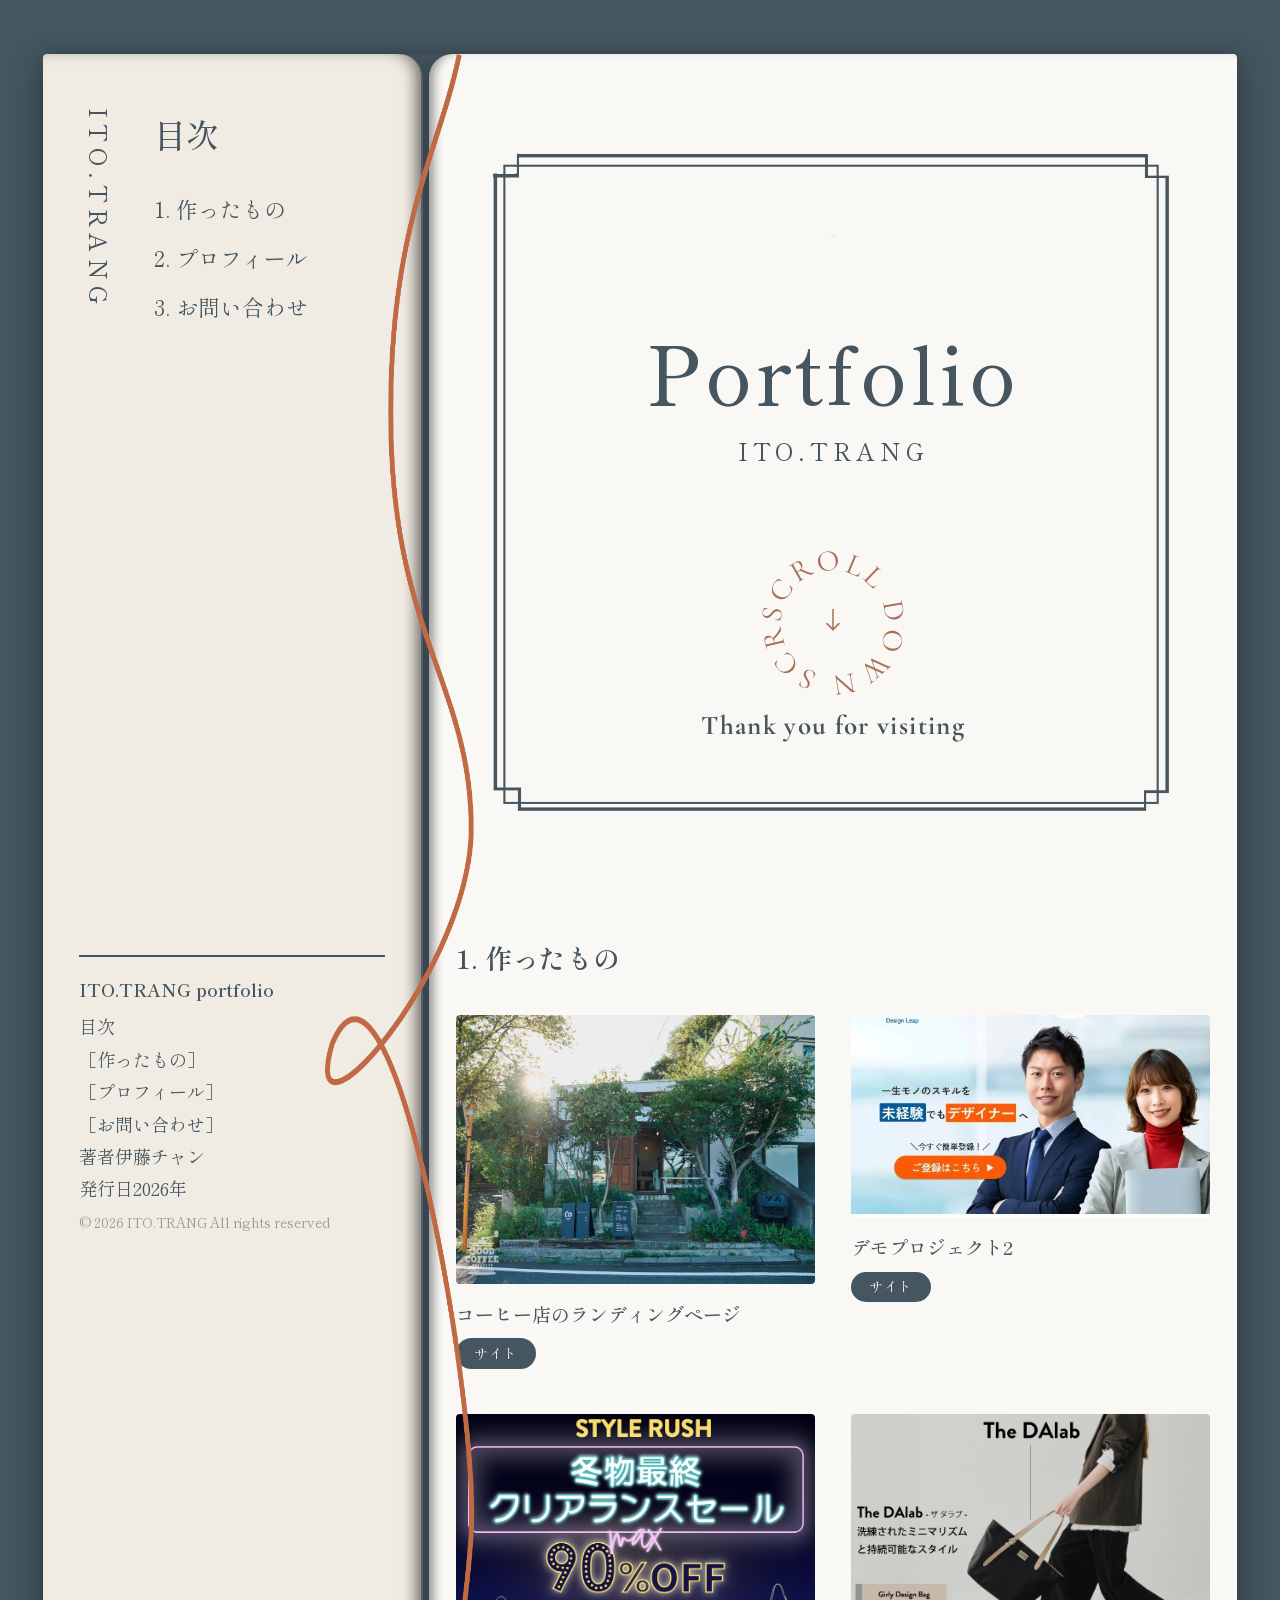
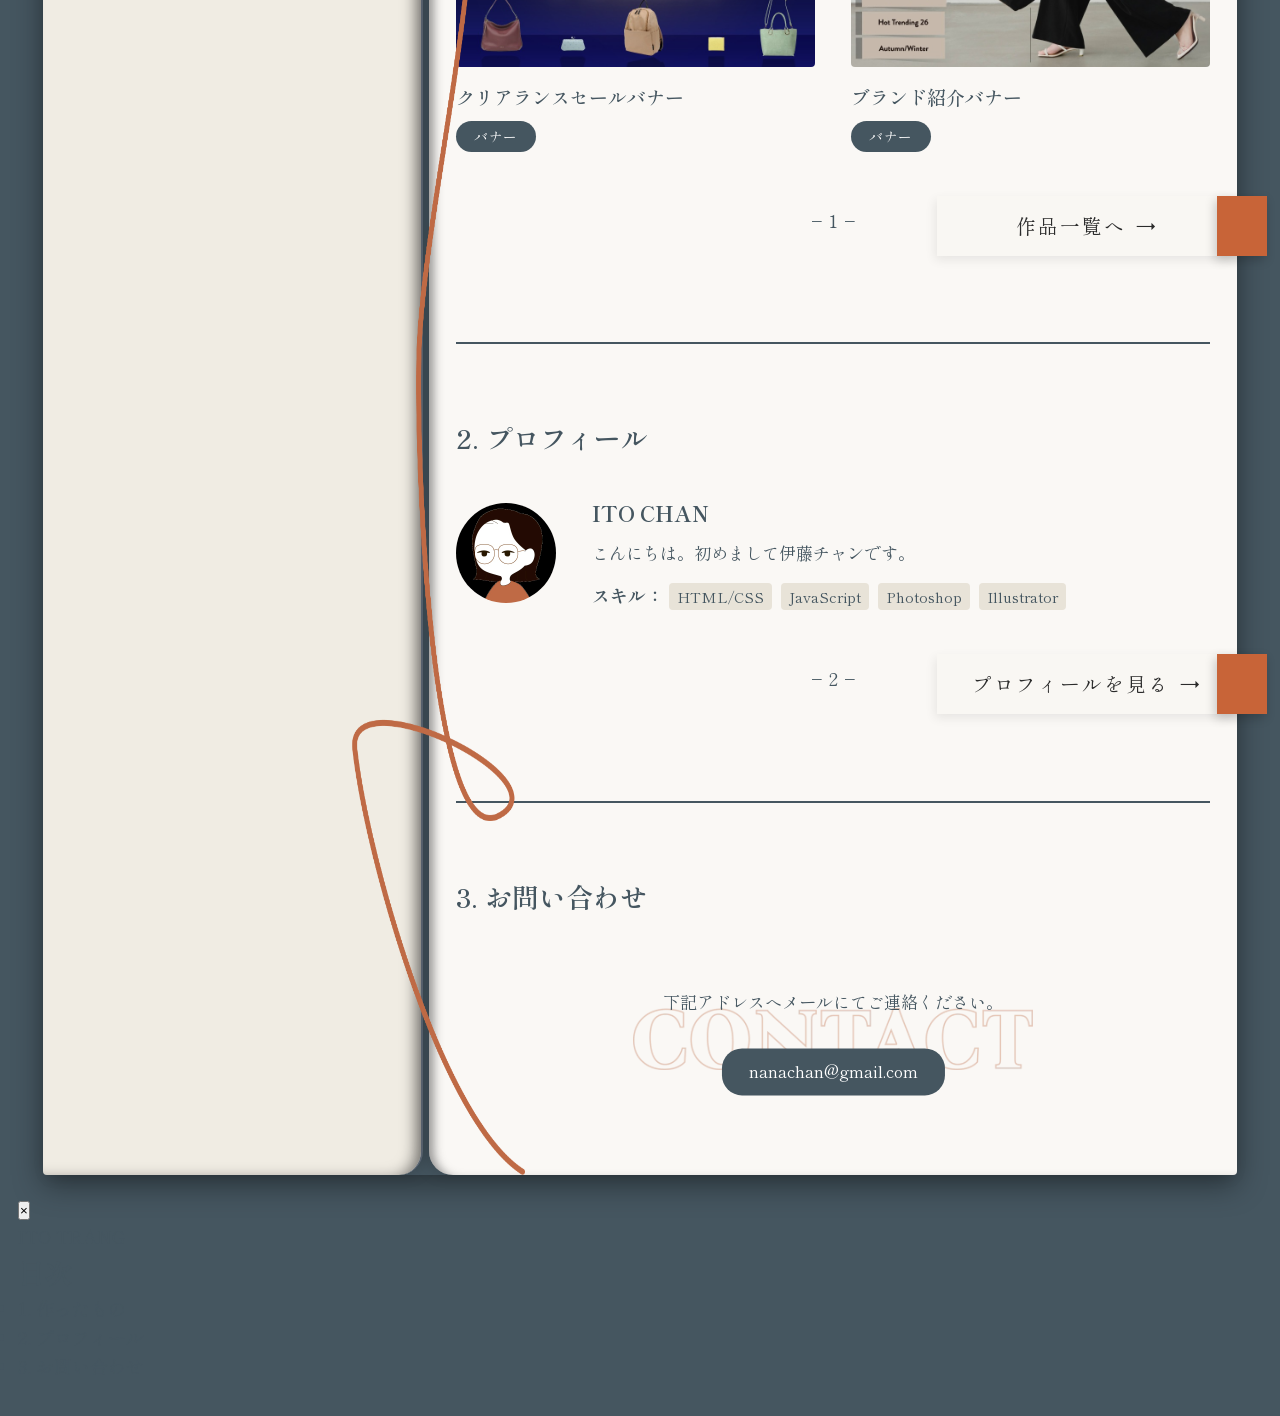
<file: index.html>
<!DOCTYPE html>
<html lang="ja">
<head>
    <meta charset="UTF-8">
    <meta name="viewport" content="width=device-width, initial-scale=1.0">
    <title>ITO.TRANG｜Portfolio</title>
    <!-- CSS -->
    <link href="https://fonts.googleapis.com/css2?family=Cormorant+Garamond:wght@400;600&family=Shippori+Mincho:wght@400;500&display=swap" rel="stylesheet">
    <link rel="stylesheet" href="style.css">
</head>
<body>

<div class="book-container">

<img src="images/decorative-line.png" alt="Decorative Line" class="decorative-line">

<!-- CỘT TRÁI (Sticky Sidebar - Mục lục) -->
<aside class="sidebar-left">
  <div class="sidebar-sticky-inner">
      <div class="sidebar-top">
         <div class="vertical-name">ITO.TRANG</div>
         <div class="toc-wrapper">
           <h2 class="toc-title">目次</h2>
           <nav class="nav-links">
              <a href="#works">1. 作ったもの</a>
              <a href="#about">2. プロフィール</a>
              <a href="#contact">3. お問い合わせ</a>
           </nav>
         </div>
      </div>

      <div class="sidebar-bottom">
         <p class="colophon-title">ITO.TRANG portfolio</p>
         <ul class="colophon-list">
            <li><span>目次</span></li>
            <li><span>［作ったもの］</span></li>
            <li><span>［プロフィール］</span></li>
            <li><span>［お問い合わせ］</span></li>
            <li><span>著者</span>伊藤チャン</li>
            <li><span>発行日</span>2026年</li>
         </ul>
         <p class="copyright">&copy; 2026 ITO.TRANG All rights reserved</p>
      </div>
  </div>
</aside>

<!-- CỘT PHẢI (Nội dung chính cuộn dọc) -->
<main class="main-content">
      <section class="hero">
         <div class="hero-card hero-frame">
            <!-- ĐÃ CHUYỂN HAMBURGER MENU VÀO ĐÂY ĐỂ NẰM TRONG KHUNG SVG -->
            <button class="mobile-menu-btn" id="menuToggle" aria-label="Toggle Navigation">
              <span class="bar"></span>
              <span class="bar"></span>
              <span class="bar"></span>
            </button>

            <h1 class="hero-title">Portfolio</h1>
            <p class="hero-subtitle">ITO.TRANG</p>

            <!-- Cụm Badge SCROLL DOWN & Mũi tên -->
            <div class="scroll-badge-wrapper">
                <div class="scroll-rotate-badge">
                    <!-- SVG Đường tròn chữ xoay -->
                    <svg viewBox="0 0 100 100" class="rotate-text">
                        <path id="circlePath" d="M 50, 50 m -35, 0 a 35,35 0 1,1 70,0 a 35,35 0 1,1 -70,0" fill="none" />
                        <text font-size="20" fill="#a86e59" letter-spacing="2.5" font-family="'Cormorant Garamond', serif">
                            <textPath href="#circlePath">SCROLL DOWN  SCROLL DOWN  </textPath>
                        </text>
                    </svg>

                    <!-- Mũi tên chỉ xuống ở tâm -->
                    <div class="center-arrow">
                        <svg width="16" height="24" viewBox="0 0 16 24" fill="none" stroke="#a86e59" stroke-width="1.5" stroke-linecap="round" stroke-linejoin="round">
                            <line x1="8" y1="2" x2="8" y2="22"></line>
                            <polyline points="2 16 8 22 14 16"></polyline>
                        </svg>
                    </div>
                </div>

                <!-- Dòng chữ phụ phía dưới -->
                <p class="thank-you-text"><b>Thank you for visiting</b></p>
            </div>
         </div>
      </section>             

      <!-- 1.work section -->
      <section id="works" class="works">
        <h2 class="section-heading">1. 作ったもの</h2>
        <div class="works-grid">
         
            <!-- works1 -->
             <article class="work-item">
               <a href="the roastery/index.html" class="work-link">
                 <div class="work-img-wrapper">
                  <img src="images/dai-banner2.jpg" alt="コーヒー店のランディングページ" class="work-image">
                 </div>
                  <h3 class="work-title">コーヒー店のランディングページ</h3>
                  <span class="work-badge">サイト</span>
               </a>
             </article>
            <!-- works2 -->
             <article class="work-item">
               <a href="#" class="work-link">
                 <div class="work-img-wrapper">
                  <img src="images/imgi_30_s-2880x1630_v-frms_webp_4ebb9d10-7d20-45bd-a2dd-5982a1da8348_small.jpeg" alt="デモプロジェクト2" class="work-image">
                 </div>
                  <h3 class="work-title">デモプロジェクト2</h3>
                  <span class="work-badge">サイト</span>
               </a>
             </article>
            <!-- works3 -->
             <article class="work-item">
               <a href="https://raw.githubusercontent.com/Nanafreelancer/portfolio1/main/images/banner1.jpg" class="work-link">
                 <div class="work-img-wrapper">
                  <img src="images/banner1.jpg" alt="クリアランスセールバナー" class="work-image">
                 </div>
                  <h3 class="work-title">クリアランスセールバナー</h3>
                  <span class="work-badge">バナー</span>
               </a>
             </article>
            <!-- works4 -->
             <article class="work-item">
               <a href="https://raw.githubusercontent.com/Nanafreelancer/portfolio1/main/images/banner2.jpg" class="work-link">
                 <div class="work-img-wrapper">
                  <img src="images/banner2.jpg" alt="ブランド紹介バナー" class="work-image">
                 </div>
                  <h3 class="work-title">ブランド紹介バナー</h3>
                  <span class="work-badge">バナー</span>
               </a>
             </article>
        </div>

        <div class="section-footer">
          <div class="studio-btn-wrapper">
            <a href="#" class="studio-btn">作品一覧へ <span>→</span></a>
          </div>
          <div class="page-number">− 1 −</div>
        </div>
       </section>

       <!-- about me -->
        <section id="about" class="about">
            <h2 class="section-heading">2. プロフィール</h2>
            <div class="profile-card">
               <img src="images/avatar.jpeg" alt="avatar" class="profile-avatar">
               <div class="profile-info">
                  <h3>ITO CHAN</h3>
                  <p class="about-text">こんにちは。初めまして伊藤チャンです。</p>
                  <div class="skills">
                     <strong>スキル：</strong>
                     <span>HTML/CSS</span>
                     <span>JavaScript</span>
                     <span>Photoshop</span>
                     <span>Illustrator</span>
                  </div>
               </div>
            </div>

            <div class="section-footer">
              <div class="studio-btn-wrapper">
                <a href="#" class="studio-btn">プロフィールを見る <span>→</span></a>
              </div>
              <div class="page-number">− 2 −</div>
            </div>
        </section>

        <!-- contact -->
        <footer id="contact" class="footer-contact">
         <h2 class="section-heading">3. お問い合わせ</h2>
         <div class="contact-box">
            <img src="images/contact.webp" alt="CONTACT" class="contact-bg-img">
            <div class="contact-content">
              <p class="contact-text">下記アドレスへメールにてご連絡ください。</p>
              <a href="mailto:nanachan@gmail.com" class="email-btn">nanachan@gmail.com</a> 
            </div>
         </div>
        </footer>
 <!-- KHỐI THÔNG TIN BẢN QUYỀN CHỈ HIỆN TRÊN MOBILE -->
      <div class="mobile-footer-info">
        <hr class="footer-divider">
        <p class="colophon-title">ITO.TRANG Portfolio</p>
        <ul class="colophon-list">
           <li><span>目次</span> <span>［プロフィール］ ［作ったもの］</span></li>
           <li><span>著者</span>伊藤チャン</li>
           <li><span>発行日</span>2026年</li>
        </ul>
        <p class="copyright">&copy; 2026 ITO.TRANG All rights reserved</p>
      </div>       
</main>
</div>

<!-- Mobile Navigation Overlay -->
<div class="mobile-nav-overlay" id="navOverlay">
  <button class="close-menu-btn" id="menuClose">&times;</button>
  <div class="overlay-content">
    <div class="overlay-vertical-name">ITO TRANG</div>
    <div class="overlay-toc">
      <h2>目次</h2>
      <ul class="overlay-links">
        <li><a href="#works" class="overlay-link">1. 作ったもの</a></li>
        <li><a href="#about" class="overlay-link">2. プロフィール</a></li>
        <li><a href="#contact" class="overlay-link">3. お問い合わせ</a></li>
      </ul>
    </div>
  </div>
</div>

<a href="#" class="back-to-top" id="backToTop">
  <span class="arrow">«</span>
  <span class="txt">TOP</span>
</a>

<script src="script.js"></script>
</body>
</html>
</file>
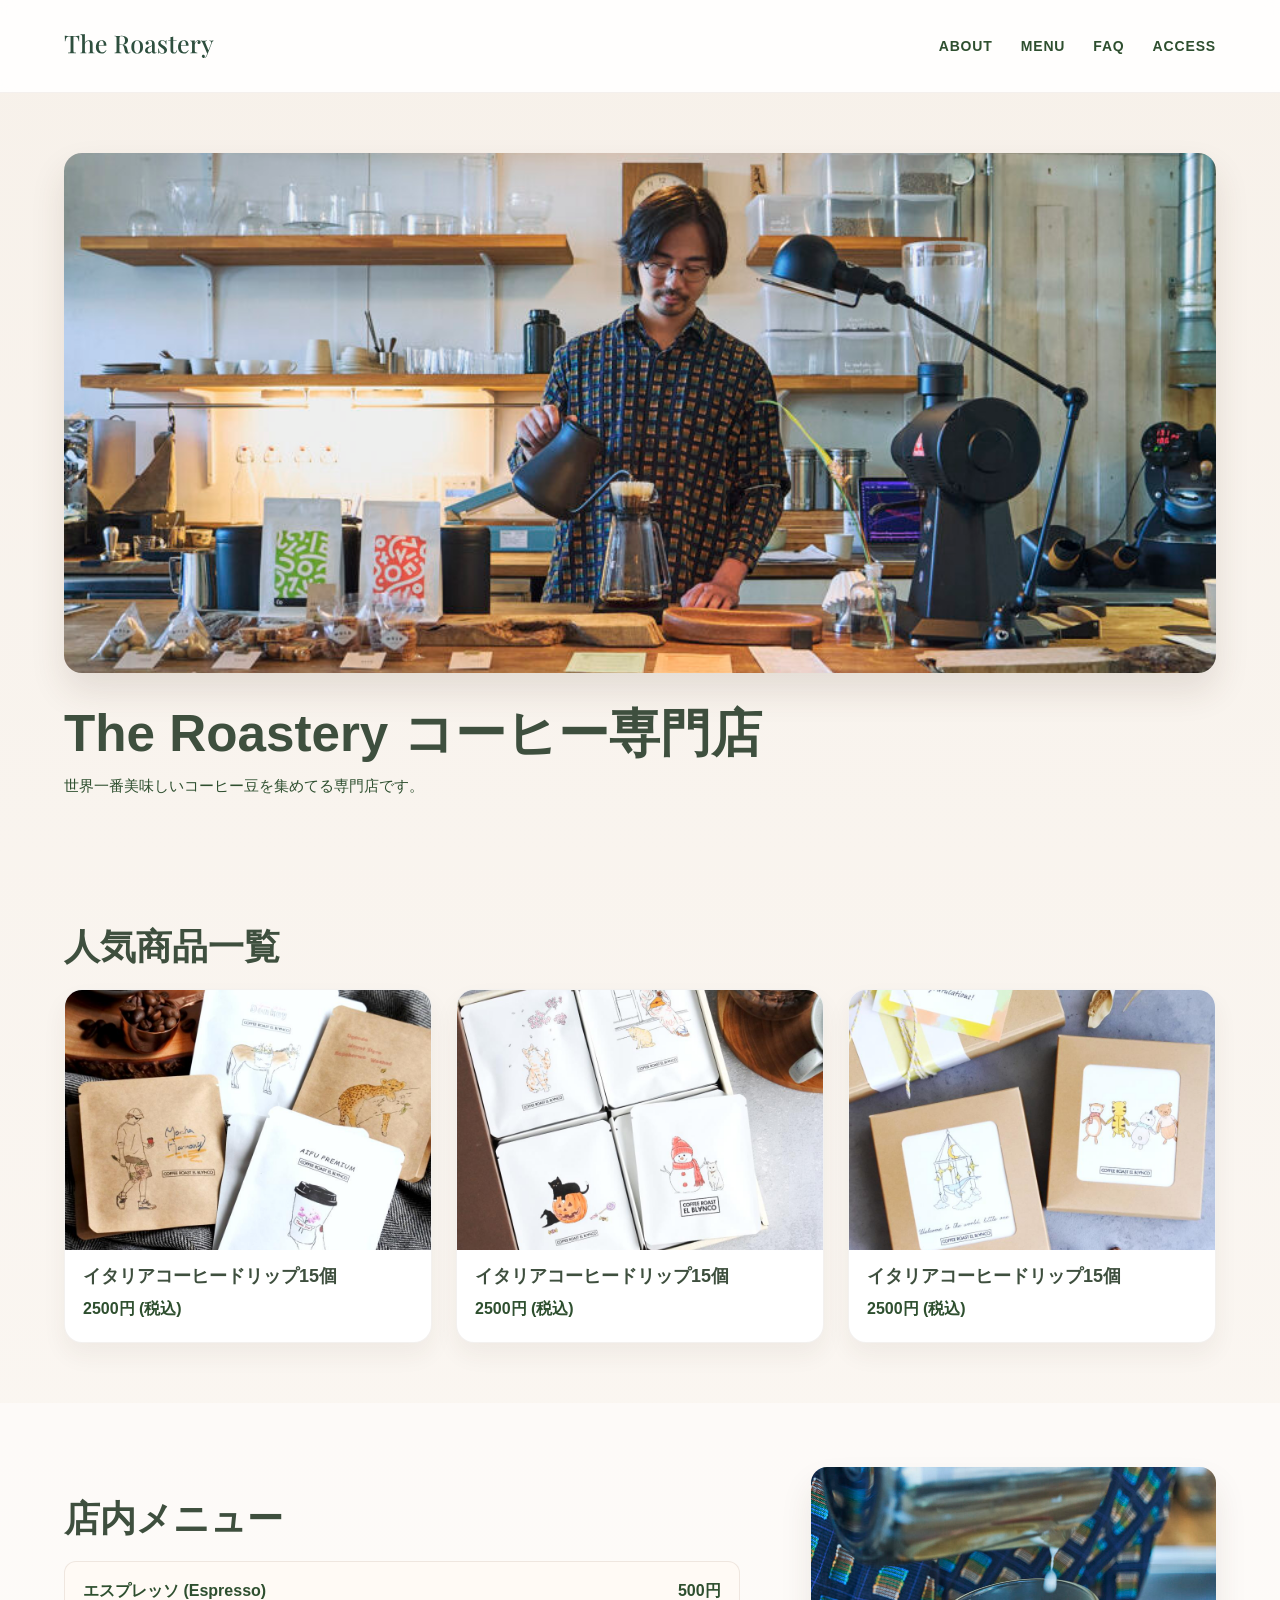
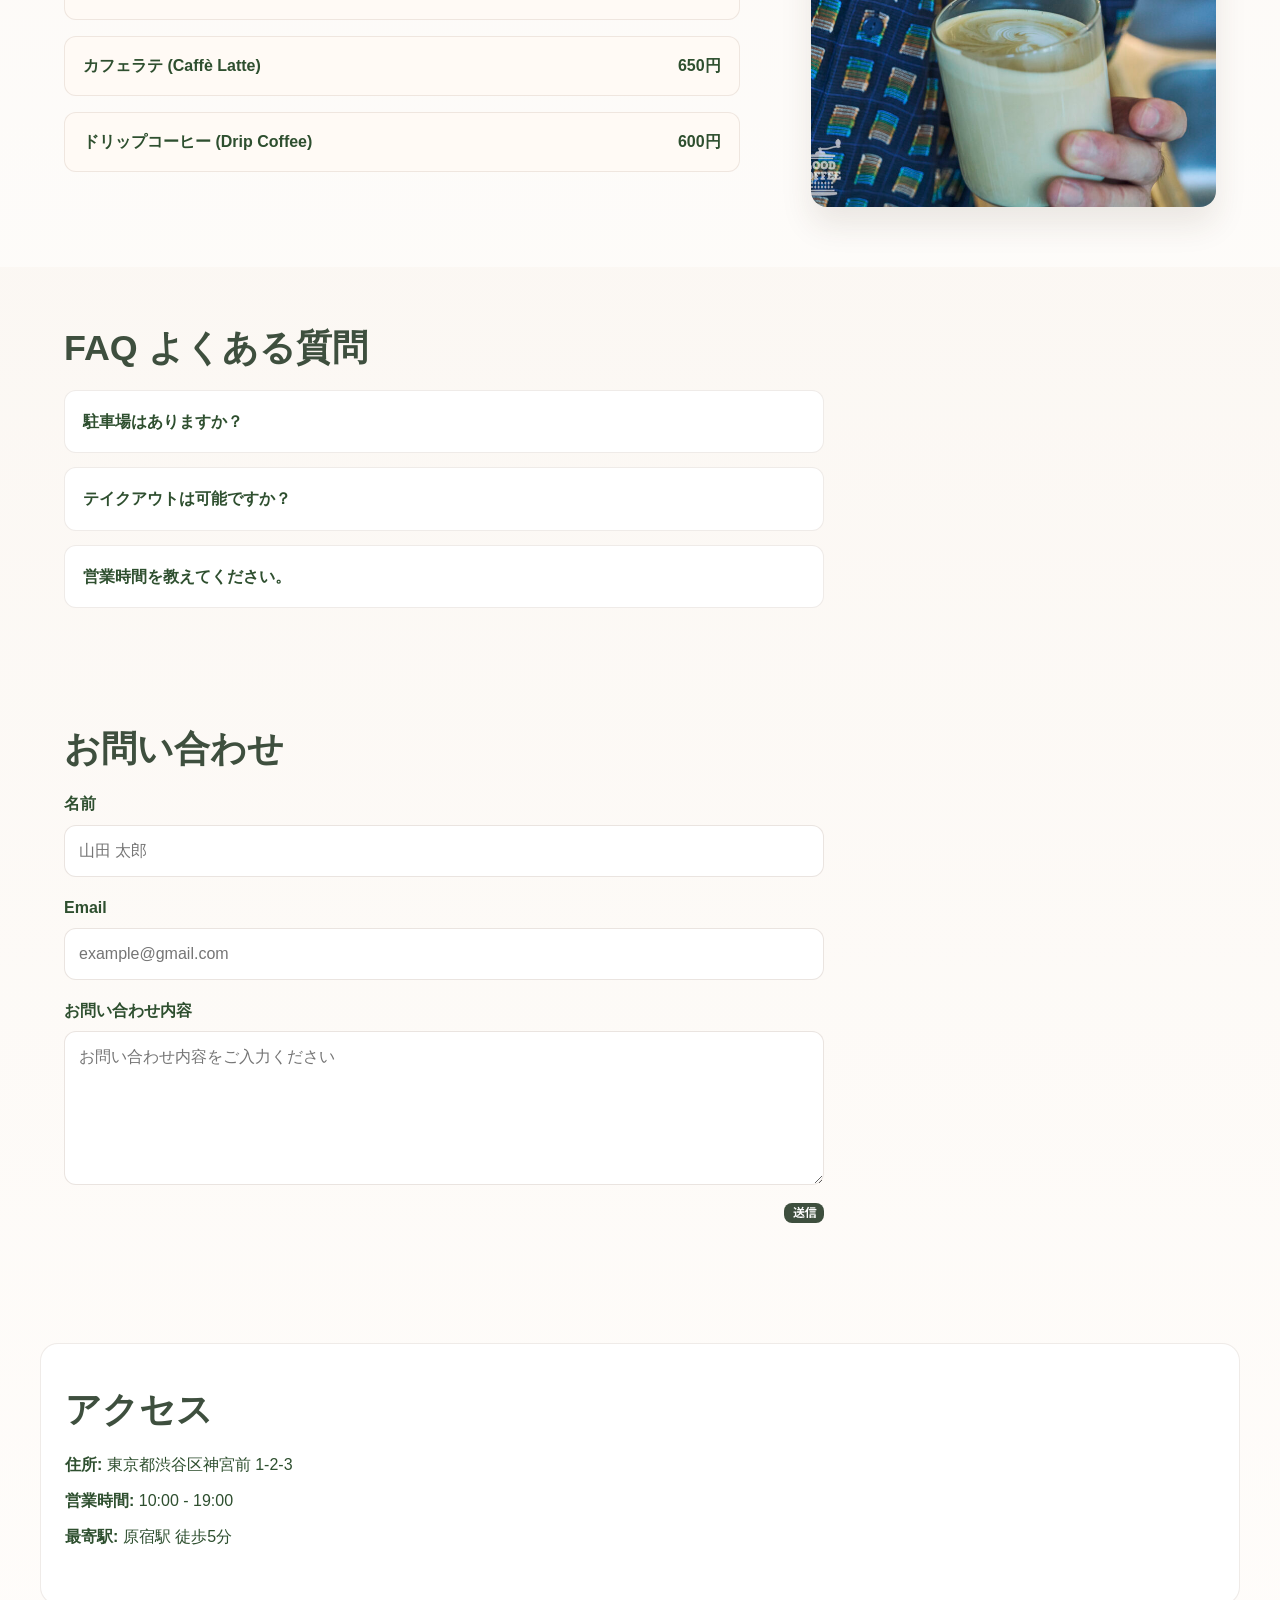
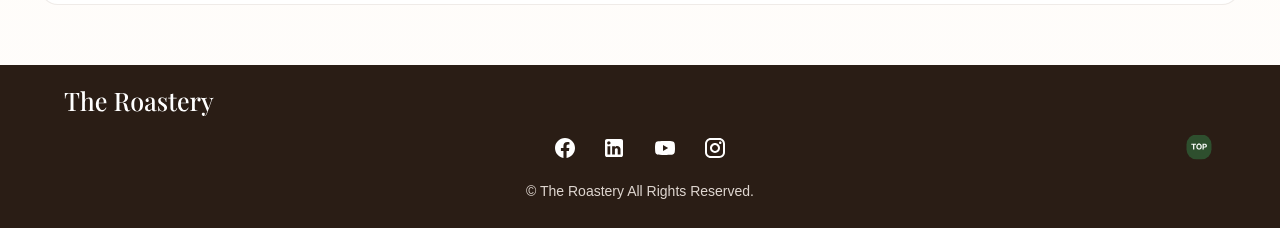
<file: the roastery/index.html>
<!DOCTYPE html>
<html lang="ja">
<head>
  <meta charset="UTF-8">
  <meta name="viewport" content="width=device-width, initial-scale=1.0">
  <title>The Roastery - コーヒー専門店</title>
  <link rel="stylesheet" href="style.css">
</head>
<body id="top">

  <!-- 1. Header Navigation -->
  <header class="header">
    <div class="container header-container">
      <a href="#" class="logo">
        <img src="assets/icons/The Roastery-logo.svg" alt="The Roastery Logo">
      </a>

      <nav class="desktop-nav" aria-label="Main navigation">
        <ul>
          <li><a href="#about">About</a></li>
          <li><a href="#products">Menu</a></li>
          <li><a href="#faq">FAQ</a></li>
          <li><a href="#access">Access</a></li>
        </ul>
      </nav>

      <button class="menu-toggle" aria-label="Menu">
        <img src="assets/icons/hamberger-menu.svg" alt="Menu Icon">
      </button>
    </div>
  </header>

  <main>
    <!-- 2. Hero Section -->
    <section class="hero" id="about">
      <div class="container hero-layout">
        <div class="hero-image">
          <img src="assets/images/dai-banner.jpg" alt="The Roastery Hero Image">
        </div>
        <div class="hero-text">
          <h1>The Roastery コーヒー専門店</h1>
          <p>世界一番美味しいコーヒー豆を集めてる専門店です。</p>
        </div>
      </div>
    </section>

    <!-- 3. Popular Products Section (人気商品一覧) -->
    <section class="products" id="products">
      <div class="container">
        <h2>人気商品一覧</h2>
        <div class="product-grid">
          <article class="product-card">
            <img src="assets/images/ninkimenu.jfif" alt="イタリアコーヒードリップ">
            <h3>イタリアコーヒードリップ15個</h3>
            <p class="price">2500円 (税込)</p>
          </article>

          <article class="product-card">
            <img src="assets/images/ninkimenu2.jfif" alt="イタリアコーヒードリップ">
            <h3>イタリアコーヒードリップ15個</h3>
            <p class="price">2500円 (税込)</p>
          </article>

          <article class="product-card">
            <img src="assets/images/ninkimenu3.jfif" alt="イタリアコーヒードリップ">
            <h3>イタリアコーヒードリップ15個</h3>
            <p class="price">2500円 (税込)</p>
          </article>
        </div>
      </div>
    </section>

<!-- 4. Menu Section (店内メニュー) - BỔ SUNG -->
    <section class="menu-section" id="menu">
      <div class="container menu-layout">
        <div class="menu-content">
          <h2>店内メニュー</h2>
          <div class="menu-grid">
            <div class="menu-item">
              <span class="menu-name">エスプレッソ (Espresso)</span>
              <span class="menu-price">500円</span>
            </div>
            <div class="menu-item">
              <span class="menu-name">カフェラテ (Caffè Latte)</span>
              <span class="menu-price">650円</span>
            </div>
            <div class="menu-item">
              <span class="menu-name">ドリップコーヒー (Drip Coffee)</span>
              <span class="menu-price">600円</span>
            </div>
          </div>
        </div>

        <div class="menu-image-wrap">
          <img src="assets/images/menu.jpg" alt="店内メニューイメージ">
        </div>
      </div>
    </section>
<!-- 5. FAQ Section (よくある質問) - BỔ SUNG -->
    <section class="faq-section" id="faq">
      <div class="container">
        <h2>FAQ よくある質問</h2>
        <div class="faq-list">
          <details class="faq-item">
            <summary>駐車場はありますか？</summary>
            <p>はい、店舗裏に3台分の専用駐車場がございます。</p>
          </details>
          <details class="faq-item">
            <summary>テイクアウトは可能ですか？</summary>
            <p>全メニューテイクアウト可能です。</p>
          </details>
          <details class="faq-item">
            <summary>営業時間を教えてください。</summary>
            <p>10:00 〜 19:00（定休日：水曜日）となります。</p>
          </details>
        </div>
      </div>
    </section>

        <!-- 6. Contact Form (お問い合わせ) -->
    <section class="contact" id="contact">
      <div class="container">
        <h2>お問い合わせ</h2>
        <form class="contact-form">
          <div class="form-group">
            <label for="name">名前</label>
            <input type="text" id="name" placeholder="山田 太郎">
          </div>
          <div class="form-group">
            <label for="email">Email</label>
            <input type="email" id="email" placeholder="example@gmail.com">
          </div>
          <div class="form-group">
            <label for="message">お問い合わせ内容</label>
            <textarea id="message" rows="5" placeholder="お問い合わせ内容をご入力ください"></textarea>
          </div>
          <button type="submit" class="submit-btn" aria-label="送信">
            <img src="assets/icons/soshin-button.svg" alt="送信">
          </button>
        </form>
      </div>
    </section>

 <!-- 7. Access Section (アクセス) - BỔ SUNG -->
    <section class="access-section" id="access">
      <div class="container access-container">
        <div class="access-info">
          <h2>アクセス</h2>
          <p><strong>住所:</strong> 東京都渋谷区神宮前 1-2-3</p>
          <p><strong>営業時間:</strong> 10:00 - 19:00</p>
          <p><strong>最寄駅:</strong> 原宿駅 徒歩5分</p>
        </div>
        <div class="access-map">
       <iframe src="https://www.google.com/maps/embed?pb=!1m18!1m12!1m3!1d3245.0203877647555!2d139.4264105!3d35.5778886!2m3!1f0!2f0!3f0!3m2!1i1024!2i768!4f13.1!3m3!1m2!1s0x6018fdb9dae99ccf%3A0x11785cc58796454f!2sCONZEN%20COFFEE!5e0!3m2!1sja!2sjp!4v1789266662470!5m2!1sja!2sjp" width="600" height="450" style="border:0;" allowfullscreen="" loading="lazy" referrerpolicy="strict-origin-when-cross-origin"></iframe>
    </div>
      </div>
    </section>


  </main>

  <!-- 8. Footer Section -->
  <footer class="footer">
    <div class="container footer-container">
      <a href="#top" class="footer-logo" aria-label="The Roastery ホーム">
        <img src="assets/icons/The Roastery-logo.svg" alt="The Roastery Logo">
      </a>
      <div class="social-links">
        <a href="https://www.facebook.com/" class="social-link social-facebook" target="_blank" rel="noopener noreferrer" aria-label="Facebook">
          <img src="assets/icons/social-icons.svg" alt="">
        </a>
        <a href="https://www.linkedin.com/" class="social-link social-linkedin" target="_blank" rel="noopener noreferrer" aria-label="LinkedIn">
          <img src="assets/icons/social-icons.svg" alt="">
        </a>
        <a href="https://www.youtube.com/" class="social-link social-youtube" target="_blank" rel="noopener noreferrer" aria-label="YouTube">
          <img src="assets/icons/social-icons.svg" alt="">
        </a>
        <a href="https://www.instagram.com/" class="social-link social-instagram" target="_blank" rel="noopener noreferrer" aria-label="Instagram">
          <img src="assets/icons/social-icons.svg" alt="">
        </a>
      </div>
      <a href="#top" class="top-button" aria-label="ページの先頭へ戻る">
        <img src="assets/icons/top-button.svg" alt="Top">
      </a>
      <p class="copyright">&copy; The Roastery All Rights Reserved.</p>
    </div>
  </footer>

  <script src="javascript.js"></script>
</body>
</html>
</file>
<file: style.css>
/* ==========================================
   1. RESET & FONT CONFIGURATION
   ========================================== */
html {
  scroll-behavior: smooth;
  font-size: 112.5%;
}

* {
  box-sizing: border-box;
  margin: 0;
  padding: 0;
}

body {
  font-family: 'Shippori Mincho', 'Cormorant Garamond', serif;
  background-color: #455660;
  color: #455660;
  line-height: 1.6;
  padding: 2rem 1rem;
  overflow-x: hidden;
}

a {
  color: inherit;
  text-decoration: none;
}

/* Mặc định ẩn chân trang Mobile khi trên máy tính */
.mobile-footer-info {
  display: none;
}

/* ==========================================
   2. BOOK CONTAINER
   ========================================== */
.book-container {
  position: relative;
  display: flex;
  flex-direction: row;
  width: 96%;
  max-width: 1500px;
  margin: 1rem auto;
  min-height: 92vh;
  border-radius: 4px;
  box-shadow: 0 10px 30px rgba(0, 0, 0, 0.4);
  background-color: transparent;
  gap: 6px;
  overflow: visible !important;
}

.decorative-line {
  position: absolute;
  top: 0;
  left: 32%;
  transform: translateX(-50%);
  width: 200px;
  height: 100%;
  object-fit: fill;
  z-index: 100;
  pointer-events: none;
}

/* ==========================================
   3. SIDEBAR LEFT
   ========================================== */
.sidebar-left {
  width: 32%;
  min-width: 280px;
  background-color: #f0ece3;
  border-right: 2px solid #5a6572;
  border-top-right-radius: 24px;
  border-bottom-right-radius: 24px;
  border-top-left-radius: 4px;
  border-bottom-left-radius: 4px;
  box-shadow: inset -10px 0 15px -5px rgba(0, 0, 0, 0.50), 
              5px 0 15px rgba(0, 0, 0, 0.15);
}

.sidebar-sticky-inner {
  position: sticky;
  top: 0;
  padding: 3rem 2rem;
  display: flex;
  flex-direction: column;
  justify-content: space-between;
  overflow-y: auto; 
}

.sidebar-top {
  display: flex;
  gap: 2rem;
}

.vertical-name {
  writing-mode: vertical-rl;
  font-size: 1.35rem;
  letter-spacing: 0.25em;
  color: #455660;
}

.toc-title {
  font-size: 1.8rem;
  font-weight: 500;
  margin-bottom: 1.8rem;
}

.nav-links {
  display: flex;
  flex-direction: column;
  gap: 0.8rem;
}

.nav-links a {
  color: #455660;
  font-size: 1.2rem;
  display: block;
  white-space: nowrap;
  transition: transform 0.3s ease, color 0.3s ease;
}

.nav-links a:hover {
  transform: scale(1.08);
  color: #111;
}

.sidebar-bottom {
  font-size: 1rem;
  color: #455660;
  border-top: 2px solid #455660;
  padding-top: 1rem;
  margin-top: 70vh; 
  margin-bottom: 2rem;
}

.colophon-title {
  font-weight: 600;
  margin-bottom: 0.5rem;
}

.colophon-list {
  list-style: none;
  margin-bottom: 0.5rem;
}

.colophon-list li {
  margin-bottom: 0.2rem;
}

.copyright {
  font-size: 0.75rem;
  color: #999;
}

/* ==========================================
   4. MAIN CONTENT
   ========================================== */
.main-content {
  width: 68%;
  padding: 2.5rem 1.5rem;
  background-color: #faf8f5;
  border-top-left-radius: 24px;
  border-bottom-left-radius: 24px;
  border-top-right-radius: 4px;
  border-bottom-right-radius: 4px;
  box-shadow: inset 10px 0 10px -5px rgba(59, 59, 59, 0.5), 
              -5px 0 15px rgba(0, 0, 0, 0.15);
  overflow: visible !important;
  position: relative;
}

.hero {
  min-height: 85vh;
  display: flex;
  justify-content: center;
  align-items: center;
  padding: 0;
  width: 100%;
}

.hero-card {
  position: relative;
  width: 100%;
  max-width: 92%;
  min-height: 75vh;
  padding: 5rem 2rem 4rem 2rem;
  display: flex;
  flex-direction: column;
  justify-content: space-between;
  align-items: center;
  text-align: center;
  background: transparent;
  margin: auto;
}

.hero-frame {
  background-image: url('frame.svg'); 
  background-repeat: no-repeat;
  background-size: 100% 100%;
}

.hero-title {
  font-size: 4.5rem;
  font-weight: 500;
  letter-spacing: 0.04em;
  margin-top: 3.5rem;
  margin-bottom: -0.5rem;
  line-height: 1.1;
}

.hero-subtitle {
  color: #455660;
  font-size: 1.35rem;
  letter-spacing: 0.2em;
  margin-top: 0.2rem;
  margin-bottom: 2rem;
}

.scroll-badge-wrapper {
  margin-top: 1rem;
  display: flex;
  flex-direction: column;
  align-items: center;
  justify-content: center;
  gap: 0.3rem;
}

.scroll-rotate-badge {
  position: relative;
  width: 150px;
  height: 150px;
  display: flex;
  align-items: center;
  justify-content: center;
}

.rotate-text {
  width: 100%;
  height: 100%;
  animation: spinCircle 12s linear infinite;
}

.center-arrow {
  position: absolute;
  top: 50%;
  left: 50%;
  transform: translate(-50%, -50%);
}

.thank-you-text,
.hero-thankyou,
.scroll-badge-wrapper + p {
  font-family: 'Cormorant Garamond', serif;
  font-size: 1.5rem;
  color: #455660;
  letter-spacing: 0.05em;
  margin-top: 0 !important;
}

@keyframes spinCircle {
  0% { transform: rotate(0deg); }
  100% { transform: rotate(360deg); }
}

.section-heading {
  font-size: 1.5rem;
  font-weight: 550;
  margin: 4rem 0 2rem 0;
  color: #455660;
}

.works-grid {
  display: grid;
  grid-template-columns: repeat(2, 1fr);
  gap: 2.5rem 2rem;
}

.work-item {
  cursor: pointer;
  transition: transform 0.3s cubic-bezier(0.16, 1, 0.3, 1);
}

.work-item:hover {
  transform: scale(1.05);
}

.work-img-wrapper {
  width: 100%;
  overflow: hidden;
  border-radius: 4px;
  margin-bottom: 0.8rem;
  background-color: transparent;
}

.work-image {
  width: 100%;
  height: auto;
  display: block;
}

.work-title {
  font-size: 1.05rem;
  font-weight: 500;
}

.work-link {
  display: block;
  color: inherit;
  text-decoration: none;
}

.work-badge {
  display: inline-block;
  margin-top: 0.5rem;
  background-color: #455660;
  color: #ffffff;
  font-size: 0.75rem;
  padding: 0.25rem 1rem;
  border-radius: 50px;
  letter-spacing: 0.05em;
  font-weight: 400;
}

.about {
  border-top: 2px solid #455660;
  margin-top: 4rem;
}

.profile-card {
  display: flex;
  gap: 2rem;
  align-items: center;
  margin-bottom: 2rem;
}

.profile-avatar {
  width: 100px;
  height: 100px;
  border-radius: 50%;
  object-fit: cover;
}

.profile-info h3 {
  font-size: 1.2rem;
  margin-bottom: 0.5rem;
}

.about-text {
  font-size: 0.95rem;
  color: #455660;
  margin-bottom: 0.8rem;

}

.skills span {
  display: inline-block;
  background: #e8e3d8;
  font-size: 0.8rem;
  padding: 2px 8px;
  border-radius: 4px;
  margin-right: 4px;
}

.footer-contact {
  border-top: 2px solid #455660;
  margin-top: 4rem;
}

.contact-box {
  position: relative;
  text-align: center;
  padding: 3rem 0;
}

.contact-bg-img {
  width: 100%;
  max-width: 400px;
  opacity: 0.7;
}

.contact-content {
  position: absolute;
  top: 50%;
  left: 50%;
  transform: translate(-50%, -50%);
  width: 100%;
}

.contact-text {
  font-size: 0.95rem;
  color: #455660;
  margin-bottom: 0.8rem;
  white-space: nowrap;

}

.email-btn {
  display: inline-block;
  margin-top: 1rem;
  background: #455660;
  color: #fff;
  padding: 0.6rem 1.5rem;
  border-radius: 20px;
  font-size: 0.9rem;
  transition: transform 0.3s ease, background-color 0.3s ease;
}

.email-btn:hover {
  transform: scale(1.08);
}

/* ==========================================
   5. BUTTON & PAGE NUMBER STYLES
   ========================================== */
.section-footer {
  position: relative;
  margin-top: 3rem;
  padding-bottom: 2rem;
  display: flex;
  flex-direction: column;
  align-items: center;
}

.studio-btn-wrapper {
  position: absolute;
  right: -1.5rem;
  top: -10px;
  z-index: 10;
  overflow: visible !important;
}

.studio-btn {
  position: relative;
  display: inline-flex;
  align-items: center;
  justify-content: center;
  gap: 0.6rem;
  background-color: #f9f7f3;
  color: #2b2b2b;
  width: 300px; 
  padding: 0.8rem 1rem;
  font-family: 'Shippori Mincho', serif;
  font-size: 1.1rem;
  letter-spacing: 0.1em;
  box-shadow: -2px 4px 10px rgba(0, 0, 0, 0.08);
  white-space: nowrap;
  overflow: visible;
  transition: transform 0.3s ease, box-shadow 0.3s ease;
  z-index: 2;
}

.studio-btn::after {
  content: "";
  position: absolute;
  right: -30px;
  width: 50px;  
  height: 100%; 
  background-color: #c86438;
  box-shadow: -2px 4px 10px rgba(0, 0, 0, 0.2);
}

.studio-btn:hover {
  background-color: #f9f7f3;
  transform: scale(1.10) translateX(-6px);
  box-shadow: -6px 8px 18px rgba(0, 0, 0, 0.15);
}

.studio-btn:hover::after {
  box-shadow: -4px 8px 18px rgba(0, 0, 0, 0.12);
}

/* ==========================================
   6. ANIMATION & RESPONSIVE
   ========================================== */

.hidden {
  opacity: 0;
  transform: translateY(30px);
  transition: all 0.8s ease;
}

.show {
  opacity: 1;
  transform: translateY(0);
}

/* Back to top */
.back-to-top {
  position: fixed;
  right: 16px;
  bottom: 18px;
  z-index: 9999;
  width: 54px;
  height: 62px;
  display: flex;
  flex-direction: column;
  align-items: center;
  justify-content: center;
  gap: 2px;
  background: #c86438;
  color: #fff;
  border-radius: 6px;
  text-decoration: none;
  opacity: 0;
  visibility: hidden;
  transition: opacity 0.3s ease, transform 0.3s ease;
}

.back-to-top.show {
  opacity: 1;
  visibility: visible;
}

.back-to-top .arrow {
  color: #fff;
  font-size: 1.5rem;
  line-height: 1;
  transform: rotate(90deg);
}

.back-to-top .txt {
  color: #fff;
  font-size: 0.75rem;
  line-height: 1;
}

/* Mobile */
@media (max-width: 768px) {
  body {
    padding: 0.75rem 0.6rem;
  }

  .book-container {
    width: 100%;
    margin: 0 auto;
    min-height: auto;
    flex-direction: column;
    box-shadow: none;
  }

  .sidebar-left,
  .decorative-line {
    display: none !important;
  }

  .main-content {
    width: 100%;
    padding: 1rem 0.85rem;
    border-radius: 28px 28px 10px 10px;
    overflow: hidden;
  }

  .mobile-menu-btn {
    position: absolute;
    top: 28px;
    right: 28px;
    z-index: 20;
    padding: 6px;
    border: 0;
    background: transparent;
    cursor: pointer;
  }

  .mobile-menu-btn .bar {
    display: block;
    width: 20px;
    height: 2px;
    margin: 4px 0;
    background: #455660;
  }

  .hero-card {
    width: 100%;
    min-height: 80vh;
    padding: 3.5rem 1.2rem 2rem;
  }

  .hero-title {
    font-size: 3rem;
    margin-top: 2rem;
  }

  .hero-subtitle {
    font-size: 1.1rem;
  }

  .works-grid {
    grid-template-columns: repeat(2, minmax(0, 1fr));
    gap: 1.25rem 0.75rem;
  }

  .work-title {
    font-size: 0.8rem;
  }

  .profile-card {
    gap: 1rem;
    align-items: flex-start;
  }

  .profile-avatar {
    width: 76px;
    height: 76px;
    flex-shrink: 0;
  }

  .contact-text {
    white-space: normal;
    font-size: 0.85rem;
  }

  /* Mobile navigation */
  .mobile-nav-overlay {
    position: fixed;
    top: 50%;
    right: 1rem;
    left: 1rem;
    z-index: 1000;
    width: auto;
    height: auto;
    max-height: calc(100dvh - 2rem);
    box-sizing: border-box;
    padding: 1.25rem;
    overflow-y: auto;
    background: #f0ece3;
    border-radius: 24px;
    transform: translateY(-50%);
    opacity: 0;
    visibility: hidden;
  }

  .mobile-nav-overlay.active {
    opacity: 1;
    visibility: visible;
  }

  .close-menu-btn {
    position: absolute;
    top: 1rem;
    right: 1rem;
    width: 38px;
    height: 38px;
    display: flex;
    align-items: center;
    justify-content: center;
    border: 1px solid #455660;
    border-radius: 50%;
    background: transparent;
    color: #455660;
    font-size: 1.5rem;
    cursor: pointer;
  }

  .overlay-content {
    display: flex;
    align-items: center;
    gap: 1.5rem;
    width: 100%;
    padding: 4rem 1rem 2rem;
  }

  .overlay-vertical-name {
    writing-mode: vertical-rl;
    font-size: 1.2rem;
    letter-spacing: 0.2em;
  }

  .overlay-toc h2 {
    margin-bottom: 1.2rem;
    font-size: 1.5rem;
  }

  .overlay-links {
    display: flex;
    flex-direction: column;
    gap: 1rem;
    list-style: none;
  }

  .overlay-links a {
    font-size: 1rem;
  }

  .back-to-top {
    right: 12px;
    bottom: 14px;
    width: 52px;
    height: 60px;
  }
}
</file>
<file: the roastery/style.css>
/* Reset cơ bản */
* {
  box-sizing: border-box;
  margin: 0;
  padding: 0;
}

html {
  scroll-behavior: smooth;
}

body {
  font-family: Arial, Helvetica, sans-serif;
  color: #2e4f2f;
  background: linear-gradient(180deg, #f7f1ea 0%, #fffdfb 100%);
  line-height: 1.6;
}

img {
  display: block;
  max-width: 100%;
}

a {
  text-decoration: none;
}

.container {
  width: min(100%, 1200px);
  margin: 0 auto;
  padding: 0 16px;
}

section {
  padding: 60px 0;
}

h1, h2, h3 {
  line-height: 1.2;
}

/* Header */
.header {
  background: rgba(255, 255, 255, 0.9);
  border-bottom: 1px solid rgba(110, 80, 53, 0.08);
  position: sticky;
  top: 0;
  z-index: 20;
  backdrop-filter: blur(8px);
}

.header-container {
  display: flex;
  justify-content: space-between;
  align-items: center;
  min-height: 80px;
}

.logo {
  display: inline-flex;
  align-items: center;
}

.logo img {
  width: 120px;
  height: auto;
}

.menu-toggle {
  background: none;
  border: none;
  cursor: pointer;
  width: 44px;
  height: 44px;
  display: inline-flex;
  align-items: center;
  justify-content: center;
}

.menu-toggle img {
  width: 24px;
  height: 24px;
}

.desktop-nav {
  display: none;
}

.desktop-nav ul {
  display: flex;
  align-items: center;
  list-style: none;
  gap: 28px;
}

.desktop-nav a {
  color: #2e4f2f;
  font-size: 14px;
  font-weight: 700;
  letter-spacing: 0.06em;
  text-transform: uppercase;
}

.desktop-nav a:hover {
  color: #9d6a42;
}

/* Hero */
.hero {
  padding: 60px 0;
}

.hero-layout {
  display: grid;
  gap: 22px;
  align-items: center;
}

.hero-image img {
  width: 100%;
  height: 320px;
  object-fit: cover;
  border-radius: 18px;
  box-shadow: 0 18px 35px rgba(77, 52, 31, 0.12);
}

.hero-text {
  padding: 8px 0;
}

.hero-text h1 {
  font-size: clamp(28px, 4vw, 52px);
  margin-bottom: 10px;
  color: #3e4f3e;
}

.hero-text p {
  font-size: 15px;
  color: #2e4f2f;
}

/* Products */
.products {
  padding: 60px 0;
}

.products h2,
.menu-content h2,
.faq-section h2,
.access-info h2,
.contact h2 {
  font-size: clamp(26px, 2.8vw, 38px);
  margin-bottom: 20px;
  color: #3e4f3e;
}

.product-grid {
  display: grid;
  grid-template-columns: 1fr;
  gap: 20px;
}

.product-card {
  background: #fff;
  border: 1px solid rgba(107, 78, 58, 0.08);
  border-radius: 18px;
  overflow: hidden;
  box-shadow: 0 12px 24px rgba(74, 46, 33, 0.06);
  transition: transform 0.2s ease, box-shadow 0.2s ease;
}

.product-card:hover {
  transform: translateY(-4px);
  box-shadow: 0 16px 30px rgba(74, 46, 33, 0.1);
}

.product-card img {
  width: 100%;
  height: 240px;
  object-fit: cover;
}

.product-card h3 {
  font-size: 18px;
  margin: 16px 18px 8px;
  color: #3e4f3e;
}

.product-card .price {
  margin: 0 18px 20px;
  font-size: 16px;
  font-weight: 700;
  color: #2e4f2f;
}

/* Menu */
.menu-section {
  background: rgba(255, 255, 255, 0.45);
}

.menu-layout {
  display: flex;
  flex-direction: column;
  gap: 24px;
}

.menu-content {
  flex: 1;
}

.menu-grid {
  display: grid;
  gap: 16px;
}

.menu-item {
  display: flex;
  justify-content: space-between;
  align-items: center;
  gap: 12px;
  padding: 16px 18px;
  border: 1px solid rgba(122, 87, 67, 0.12);
  border-radius: 12px;
  background: #fffaf5;
}

.menu-name {
  font-size: 16px;
  font-weight: 600;
  color: #2e4f2f;
}

.menu-price {
  font-weight: 700;
  color: #2e4f2f;
}

.menu-image-wrap {
  flex: 1;
  display: flex;
  align-items: center;
  justify-content: center;
  padding-top: 4px;
}

.menu-image-wrap img {
  display: block;
  width: 100%;
  height: 320px;
  object-fit: cover;
  object-position: center;
  border: none;
  border-radius: 16px;
  box-shadow: 0 18px 32px rgba(65, 46, 29, 0.1);
}

/* FAQ */
.faq-list {
  display: grid;
  gap: 14px;
  max-width: 760px;
}

.faq-item {
  border: 1px solid rgba(123, 90, 67, 0.12);
  border-radius: 12px;
  background: #fff;
  padding: 0 18px;
}

.faq-item summary {
  list-style: none;
  cursor: pointer;
  padding: 18px 0;
  font-weight: 700;
  color: #2e4f2f;
}

.faq-item p {
  padding: 0 0 18px;
  color: #2e4f2f;
}

/* Access */
.access-container {
  display: grid;
  gap: 20px;
  background: #fff;
  border: 1px solid rgba(123, 90, 67, 0.12);
  border-radius: 18px;
  padding: 24px;
}

.access-info {
  padding: 0;
}

.access-info p {
  margin: 10px 0;
  color: #2e4f2f;
}

.access-map {
  display: flex;
}

.access-map iframe {
  width: 100%;
  height: 240px;
  min-height: 240px;
  margin: 10px;
  border: 0;
  border-radius: 18px;
}

/* Contact */
.contact {
  padding: 60px 0;
}

.contact-form {
  display: flex;
  flex-direction: column;
  gap: 18px;
  max-width: 760px;
}

.form-group {
  display: flex;
  flex-direction: column;
  gap: 8px;
}

.form-group label {
  font-weight: 700;
  color: #2e4f2f;
}

.form-group input,
.form-group textarea {
  width: 100%;
  padding: 12px 14px;
  border: 1px solid rgba(123, 90, 67, 0.16);
  border-radius: 12px;
  background: #fff;
  font: inherit;
}

.form-group textarea {
  min-height: 130px;
  resize: vertical;
}

.submit-btn {
  align-self: flex-end;
  display: inline-flex;
  align-items: center;
  justify-content: center;
  width: 40px;
  height: 20px;
  padding: 0;
  background: transparent;
  border: none;
  cursor: pointer;
  transition: transform 0.2s ease, opacity 0.2s ease;
}

.submit-btn img {
  width: 40px;
  height: 20px;
}

.submit-btn:hover {
  transform: translateY(-1px);
  opacity: 0.85;
}

/* Footer */
.footer {
  background: #2a1d15;
  color: #f2eae4;
  padding: 26px 0;
}

.footer-container {
  position: relative;
  display: flex;
  flex-direction: column;
  align-items: center;
  gap: 12px;
}

.footer-logo img {
  width: 150px;
  filter: brightness(0) invert(1);
}

.footer-logo {
  align-self: flex-start;
}

.social-links img {
  filter: brightness(0) invert(1);
}

.social-links {
  display: flex;
  gap: 10px;
}

.social-link {
  display: block;
  width: 40px;
  height: 40px;
  overflow: hidden;
}

.social-link img {
  width: 193px;
  max-width: none;
  height: 40px;
}

.social-linkedin img {
  transform: translateX(-52px);
}

.social-youtube img {
  transform: translateX(-102px);
}

.social-instagram img {
  transform: translateX(-153px);
}

.top-button {
  position: absolute;
  right: 16px;
  top: 50%;
  transform: translateY(-50%);
  transition: opacity 0.2s ease, transform 0.2s ease;
}

.top-button img {
  width: 50px;
  height: 25px;
}

.top-button:hover {
  opacity: 0.8;
  transform: translateY(calc(-50% - 2px));
}

.copyright {
  font-size: 14px;
  opacity: 0.9;
}

@media (min-width: 768px) {
  .container {
    padding: 0 24px;
  }

  .header-container {
    min-height: 92px;
  }

  .logo img {
    width: 150px;
  }

  .desktop-nav {
    display: block;
    margin-left: auto;
  }

  .menu-toggle {
    display: none;
  }

  .hero-layout {
    grid-template-columns: 1fr;
  }

  .hero-image img {
    height: 520px;
  }

  .product-grid {
    grid-template-columns: repeat(3, minmax(0, 1fr));
    gap: 24px;
  }

  .product-card img {
    height: 260px;
  }

  .menu-layout {
    flex-direction: row;
    align-items: center;
    gap: 26px;
  }

  .menu-content {
    flex: 1.5;
  }

  .menu-image-wrap {
    flex: 1;
  }

  .menu-image-wrap img {
    min-height: 340px;
    width: 90%;
    margin-left: auto;
  }

  .access-container {
    grid-template-columns: 0.9fr 1.1fr;
    align-items: center;
  }
}

@media (max-width: 767px) {
  .desktop-nav {
    display: none;
  }

  .header-container.active {
    position: relative;
    flex-wrap: wrap;
    align-items: center;
    padding-top: 20px;
  }

  .header-container.active .logo {
    order: 0;
  }

  .header-container.active .menu-toggle {
    position: static;
    order: 1;
    margin-left: auto;
    align-self: center;
    transform: none;
  }

  .header-container.active .desktop-nav {
    display: block;
    order: 2;
    flex-basis: 100%;
    padding: 16px 0;
  }

  .header-container.active .desktop-nav ul {
    flex-direction: column;
    align-items: center;
    gap: 12px;
  }

  .header-container.active .desktop-nav a {
    font-size: 12px;
  }

  .product-grid {
    grid-template-columns: 1fr;
  }

  .menu-layout {
    flex-direction: column;
  }

  .access-map iframe {
    width: 100%;
    height: 220px;
    min-height: 220px;
  }

  .submit-btn {
    width: 100%;
  }
}
</file>
